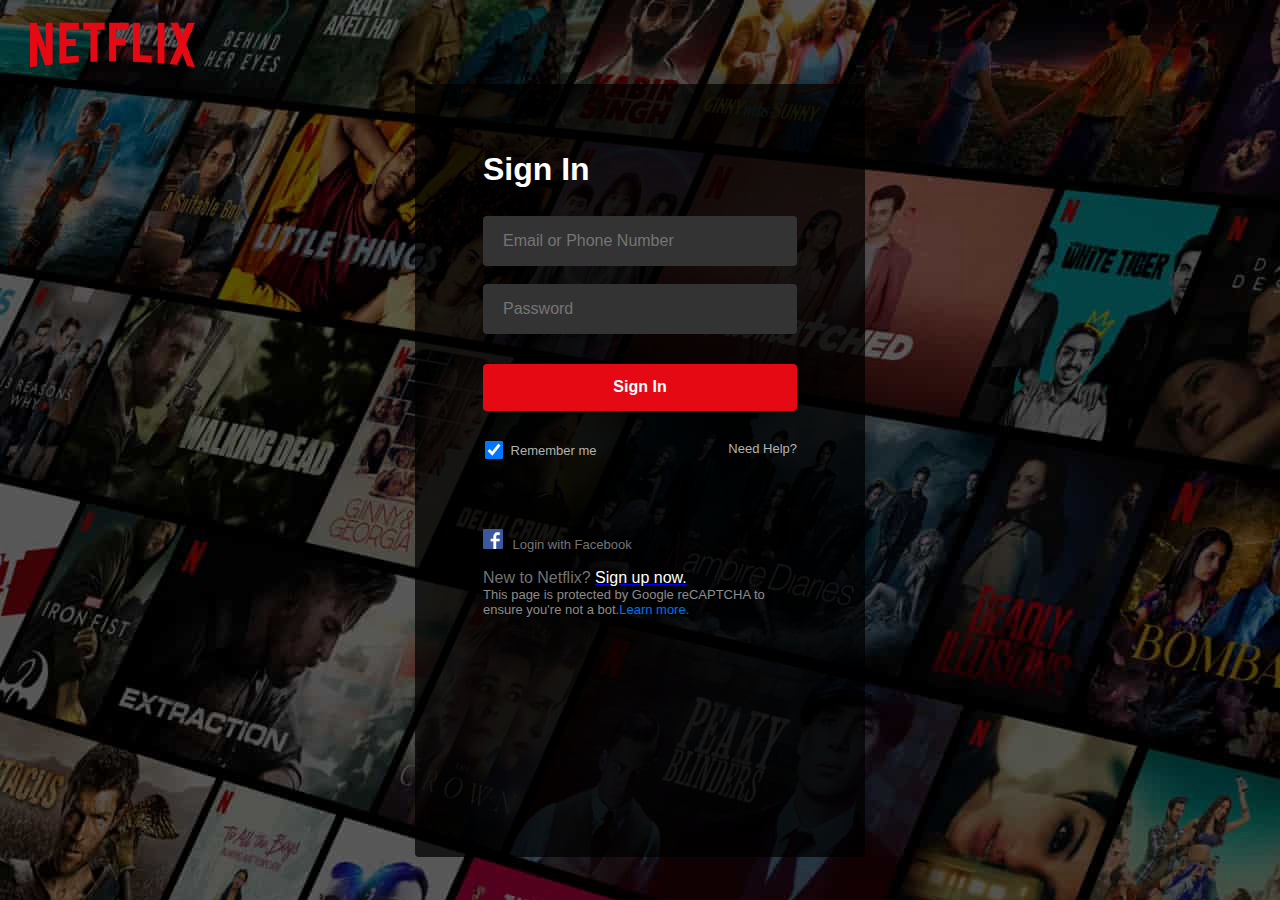
<file: index.html>
<!DOCTYPE html>
<html lang="en">
  <head>
    <meta charset="UTF-8" />
    <meta http-equiv="X-UA-Compatible" content="IE=edge" />
    <meta name="viewport" content="width=device-width, initial-scale=1.0" />
    <title>Netflix India – Watch TV Shows Online, Watch Movies Online</title>
    <link rel="icon" href="./assets/images/icon.png" type="image/icon type" />
    <link rel="stylesheet" type="text/css" href="./assets/css/style.css" />
  </head>

  <body>
    <div class="main-container">
      <!--show top header-->
      <header>
        <svg
          class="netflix-icon"
          viewBox="0 0 111 30"
          class="svg-icon svg-icon-netflix-logo"
          focusable="true"
        >
          <g id="netflix-logo">
            <path
              d="M105.06233,14.2806261 L110.999156,30 C109.249227,29.7497422 107.500234,29.4366857 105.718437,29.1554972 L102.374168,20.4686475 L98.9371075,28.4375293 C97.2499766,28.1563408 95.5928391,28.061674 93.9057081,27.8432843 L99.9372012,14.0931671 L94.4680851,-5.68434189e-14 L99.5313525,-5.68434189e-14 L102.593495,7.87421502 L105.874965,-5.68434189e-14 L110.999156,-5.68434189e-14 L105.06233,14.2806261 Z M90.4686475,-5.68434189e-14 L85.8749649,-5.68434189e-14 L85.8749649,27.2499766 C87.3746368,27.3437061 88.9371075,27.4055675 90.4686475,27.5930265 L90.4686475,-5.68434189e-14 Z M81.9055207,26.93692 C77.7186241,26.6557316 73.5307901,26.4064111 69.250164,26.3117443 L69.250164,-5.68434189e-14 L73.9366389,-5.68434189e-14 L73.9366389,21.8745899 C76.6248008,21.9373887 79.3120255,22.1557784 81.9055207,22.2804387 L81.9055207,26.93692 Z M64.2496954,10.6561065 L64.2496954,15.3435186 L57.8442216,15.3435186 L57.8442216,25.9996251 L53.2186709,25.9996251 L53.2186709,-5.68434189e-14 L66.3436123,-5.68434189e-14 L66.3436123,4.68741213 L57.8442216,4.68741213 L57.8442216,10.6561065 L64.2496954,10.6561065 Z M45.3435186,4.68741213 L45.3435186,26.2498828 C43.7810479,26.2498828 42.1876465,26.2498828 40.6561065,26.3117443 L40.6561065,4.68741213 L35.8121661,4.68741213 L35.8121661,-5.68434189e-14 L50.2183897,-5.68434189e-14 L50.2183897,4.68741213 L45.3435186,4.68741213 Z M30.749836,15.5928391 C28.687787,15.5928391 26.2498828,15.5928391 24.4999531,15.6875059 L24.4999531,22.6562939 C27.2499766,22.4678976 30,22.2495079 32.7809542,22.1557784 L32.7809542,26.6557316 L19.812541,27.6876933 L19.812541,-5.68434189e-14 L32.7809542,-5.68434189e-14 L32.7809542,4.68741213 L24.4999531,4.68741213 L24.4999531,10.9991564 C26.3126816,10.9991564 29.0936358,10.9054269 30.749836,10.9054269 L30.749836,15.5928391 Z M4.78114163,12.9684132 L4.78114163,29.3429562 C3.09401069,29.5313525 1.59340144,29.7497422 0,30 L0,-5.68434189e-14 L4.4690224,-5.68434189e-14 L10.562377,17.0315868 L10.562377,-5.68434189e-14 L15.2497891,-5.68434189e-14 L15.2497891,28.061674 C13.5935889,28.3437998 11.906458,28.4375293 10.1246602,28.6868498 L4.78114163,12.9684132 Z"
              id="Fill-14"
            ></path>
          </g>
        </svg>
      </header>

      <!--show main section part-->
      <section>
        <div class="main-div container">
          <div>
            <h2>Sign In</h2>

            <form id="signup">
              <div>
                <input
                  type="text"
                  name="username"
                  id="uname"
                  placeholder="Email or Phone Number"
                />\
              </div>
              <div>
                <input
                  type="password"
                  name="password"
                  id="pass"
                  placeholder="Password"
                />
              </div>
              <div>
                <button class="submit-btn">Sign In</button>
              </div>

              <div>
                <span>
                  <input
                    type="checkbox"
                    name="remember"
                    class="rem-chk-btn"
                    checked
                  /><span class="rem-chk-txt"> Remember me </span>
                </span>
                <span class="help">Need Help?</span>
              </div>
            </form>
          </div>
          <div class="social-media-div">
            <img src="./assets/images/fbb-icon.png" height="20" width="20" />
            <span class="fb-txt">Login with Facebook</span>
            <div class="new-signup">
              New to Netflix?
              <a href="./signup.html"
                ><span style="color: #fff">Sign up now.</span></a
              >
            </div>
            <div class="recaptcha-dev">
              This page is protected by Google reCAPTCHA to ensure you're not a
              bot.<span style="color: #0071eb">Learn more.</span>
            </div>
          </div>
        </div>
      </section>
    </div>
  </body>
</html>
</file>
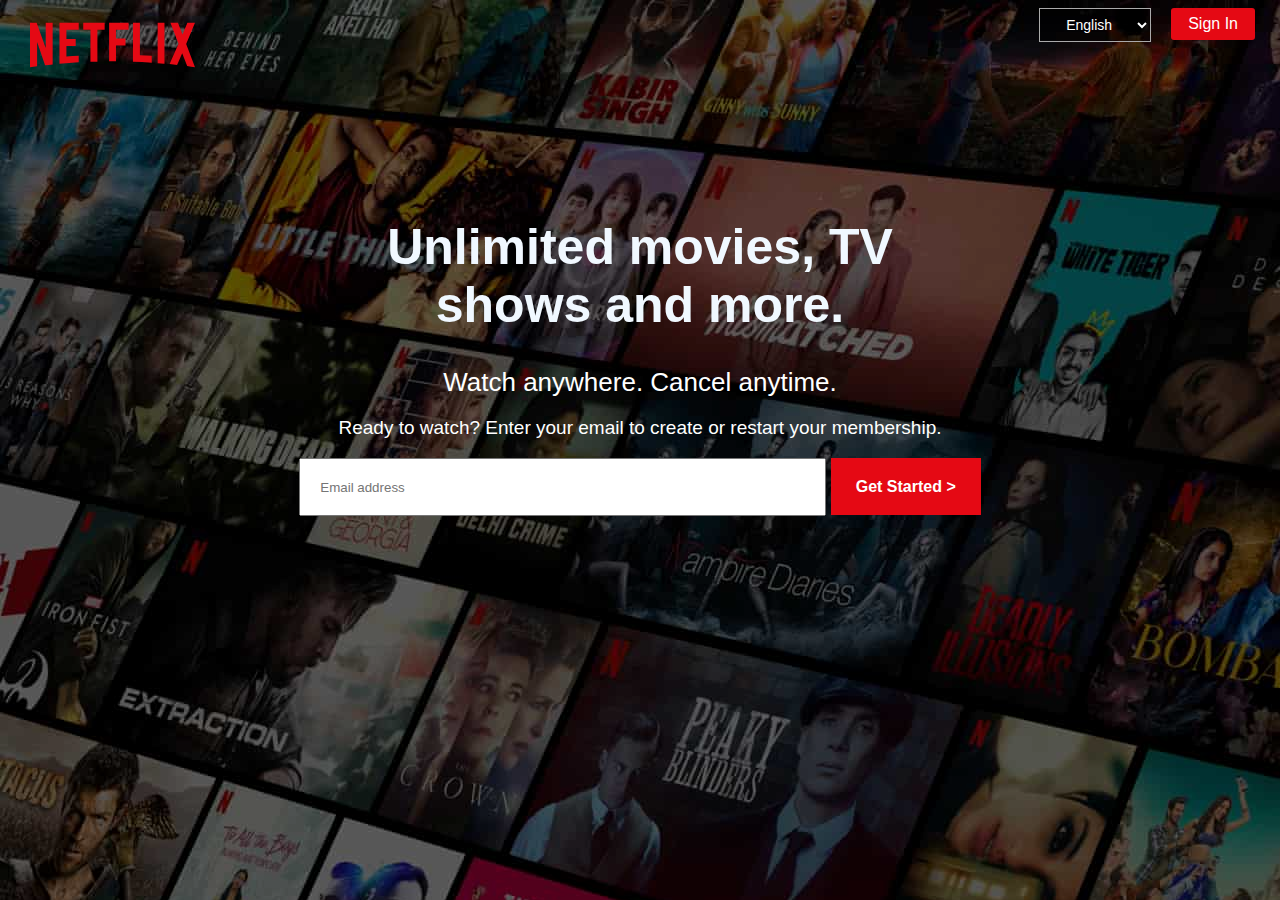
<file: signup.html>
<!DOCTYPE html>
<html lang="en">
  <head>
    <meta charset="UTF-8" />
    <meta http-equiv="X-UA-Compatible" content="IE=edge" />
    <meta name="viewport" content="width=device-width, initial-scale=1.0" />
    <title>Netflix India – Watch TV Shows Online, Watch Movies Online</title>
    <link rel="icon" href="./assets/images/icon.png" type="image/icon type" />
    <link rel="stylesheet" type="text/css" href="./assets/css/style.css" />
  </head>
  <body>
    <div class="main-container trans-height">
      <!--show top header-->
      <header>
        <svg
          class="netflix-icon"
          viewBox="0 0 111 30"
          class="svg-icon svg-icon-netflix-logo"
          focusable="true"
        >
          <g id="netflix-logo">
            <path
              d="M105.06233,14.2806261 L110.999156,30 C109.249227,29.7497422 107.500234,29.4366857 105.718437,29.1554972 L102.374168,20.4686475 L98.9371075,28.4375293 C97.2499766,28.1563408 95.5928391,28.061674 93.9057081,27.8432843 L99.9372012,14.0931671 L94.4680851,-5.68434189e-14 L99.5313525,-5.68434189e-14 L102.593495,7.87421502 L105.874965,-5.68434189e-14 L110.999156,-5.68434189e-14 L105.06233,14.2806261 Z M90.4686475,-5.68434189e-14 L85.8749649,-5.68434189e-14 L85.8749649,27.2499766 C87.3746368,27.3437061 88.9371075,27.4055675 90.4686475,27.5930265 L90.4686475,-5.68434189e-14 Z M81.9055207,26.93692 C77.7186241,26.6557316 73.5307901,26.4064111 69.250164,26.3117443 L69.250164,-5.68434189e-14 L73.9366389,-5.68434189e-14 L73.9366389,21.8745899 C76.6248008,21.9373887 79.3120255,22.1557784 81.9055207,22.2804387 L81.9055207,26.93692 Z M64.2496954,10.6561065 L64.2496954,15.3435186 L57.8442216,15.3435186 L57.8442216,25.9996251 L53.2186709,25.9996251 L53.2186709,-5.68434189e-14 L66.3436123,-5.68434189e-14 L66.3436123,4.68741213 L57.8442216,4.68741213 L57.8442216,10.6561065 L64.2496954,10.6561065 Z M45.3435186,4.68741213 L45.3435186,26.2498828 C43.7810479,26.2498828 42.1876465,26.2498828 40.6561065,26.3117443 L40.6561065,4.68741213 L35.8121661,4.68741213 L35.8121661,-5.68434189e-14 L50.2183897,-5.68434189e-14 L50.2183897,4.68741213 L45.3435186,4.68741213 Z M30.749836,15.5928391 C28.687787,15.5928391 26.2498828,15.5928391 24.4999531,15.6875059 L24.4999531,22.6562939 C27.2499766,22.4678976 30,22.2495079 32.7809542,22.1557784 L32.7809542,26.6557316 L19.812541,27.6876933 L19.812541,-5.68434189e-14 L32.7809542,-5.68434189e-14 L32.7809542,4.68741213 L24.4999531,4.68741213 L24.4999531,10.9991564 C26.3126816,10.9991564 29.0936358,10.9054269 30.749836,10.9054269 L30.749836,15.5928391 Z M4.78114163,12.9684132 L4.78114163,29.3429562 C3.09401069,29.5313525 1.59340144,29.7497422 0,30 L0,-5.68434189e-14 L4.4690224,-5.68434189e-14 L10.562377,17.0315868 L10.562377,-5.68434189e-14 L15.2497891,-5.68434189e-14 L15.2497891,28.061674 C13.5935889,28.3437998 11.906458,28.4375293 10.1246602,28.6868498 L4.78114163,12.9684132 Z"
              id="Fill-14"
            ></path>
          </g>
        </svg>

        <div class="side-button">
          <select
            data-uia="language-picker"
            class="ui-select medium"
            id="undefined-select"
            tabindex="0"
            placeholder="lang-switcher"
          >
            <option
              selected=""
              value="/in/"
              data-language="en"
              data-country="IN"
            >
              English
            </option>
            <option value="/in-hi/" data-language="hi" data-country="IN">
              हिन्दी
            </option>
          </select>

          <a
            href="index.html"
            class="authLinks redButton"
            data-uia="header-login-link"
            >Sign In</a
          >
        </div>
      </header>
      <div class="email-dev">
        <div class="our-story-card-text">
          <h1 id="" class="our-story-card-title" data-uia="hero-title">
            Unlimited movies, TV shows and more.
          </h1>
          <h2
            id=""
            class="our-story-card-subtitle"
            data-uia="our-story-card-subtitle"
          >
            Watch anywhere. Cancel anytime.
          </h2>
          <form class="cta-form email-form" data-uia="email-form" method="GET">
            <h3 class="email-form-title">
              Ready to watch? Enter your email to create or restart your
              membership.
            </h3>
            <div class="email-form-lockup">
              <div
                data-uia="field-email+container"
                class="nfInput nfInputResponsive"
              >
                <div class="nfInputPlacement">
                  <input
                    type="email"
                    name="email"
                    class="nfTextField"
                    id="id_email_hero_fuji"
                    value=""
                    autocomplete="email"
                    maxlength="50"
                    minlength="5"
                    placeholder="Email address"
                  />
                  <button
                    class="btn btn-red nmhp-cta nmhp-cta-extra-large btn-none btn-custom"
                    type="submit"
                    autocomplete="off"
                    tabindex="0"
                    role="link"
                    data-uia="our-story-cta-hero_fuji"
                  >
                    <span id="" class="cta-btn-txt" data-uia=""
                      >Get Started ></span
                    >
                  </button>
                </div>
              </div>
            </div>
          </form>
          <h3
            id=""
            class="our-story-card-disclaimer"
            data-uia="our-story-card-disclaimer"
          ></h3>
        </div>
      </div>
    </div>
  </body>
</html>
</file>
<file: assets/css/style.css>
* {
    font-family: 'Helvetica Neue',Helvetica,Arial,sans-serif;
}

body {
    background-image: url("../images/img1.jpg");
    margin: 0 0 0 0;
  }
  .trans-height {
    height: 100vh;
  }

header .icon {
    font-size: 47px;
    color: #da0101;
    font-weight: bold;
}

h2 {
    color: #fff;
    font-size: 32px;
    font-weight: 700;
    margin-bottom: 28px;
}
.side-button{
    float: right;
}
.ui-select {
    background: rgba(0,0,0,.4);
    border: 1px solid #aaa;
    color: #fff;
    font-size: .875rem;
    padding: .25rem 1.375rem;
    margin: 8px 20px 0px 0px;
    height: 34px;
}

.authLinks.redButton {
    background-color: #e50914;
    line-height: normal;
    padding: 7px 17px;
    font-weight: 400;
    font-size: 1rem;
    float: right;
    margin-right: 25px;
}
.email-form-title{
    color: #fff;
    font-size: 19px;
    font-weight: 400;
}

.nfTextField{
    height: 54px;
    width: 492px;
    padding: 0 12px 0 19px;
}

.our-story-card-text{
    flex-direction: column;
    text-align: -webkit-center;
    width: max-content;
}

.our-story-card-subtitle {
    font-size: 1.625rem;
    margin: 1rem auto;
    font-weight: 400;
}

.our-story-card-title {
    max-width: 640px;
    font-size: 3.125rem;
    color: aliceblue;
}
.email-dev{
    display: flex;
    flex-direction: column;
    align-items: center;
    padding-top: 100px;
}
.authLinks {
    color: #fff;
    -webkit-border-radius: 3px;
    -moz-border-radius: 3px;
    border-radius: 3px;
    margin-top: .5rem;
    text-decoration: none;
}

form input[type="text"],
input[type="password"] {
    background: #333;
    border-radius: 4px;
    border: 0;
    color: #fff;
    height: 50px;
    line-height: 50px;
    padding: 0 20px 0;
    outline-color: currentcolor;
    width: 100%;
    box-sizing: border-box;
    font-size: 16px;
}

.main-div {
    background-color: #000000ba;
    padding: 40px 68px 40px;
}

button {
    font-size: 16px;
    font-weight: 700;
    background: #e50914;
    height: 57px;
    width: 150px;
    max-width: 100%;
    cursor: pointer;
    color: white;
    border: none;
}

.submit-btn{
    font-size: 16px;
    font-weight: 700;
    background: #e50914;
    height: 47px;
    width: 90vw;
    max-width: 100%;
    cursor: pointer;
    color: white;
    border-radius: 4px;
    border: none;
    margin: 30px 0;
}
.rem-chk-txt {
    color: #b3b3b3;
    font-size: 13px;
}

.help {
    float: right;
    color: #b3b3b3;
    font-size: 13px;
}

.rem-chk-btn {
    float: left;
    height: 18px;
    width: 21.6px;
    margin: 0 6px 0 0;
}

.recaptcha-dev{
    color: #8C8C8C;
    font-size: 13px;
}

.container {
    position: relative;
    height: 77vh;
    width: 314px;
    border-radius: 4px;
}

.netflix-icon {
    width: 165px;
    height: 70px;
    fill:#e50914;
    margin: 10px 0 0 30px;
}
.main-container{
    background: #0000008a;
    height: 100vh;
}
.fb-txt{
    color: #737373;
    font-size: 13px;
    cursor: pointer;
    margin: 0 0 0 5px;
}
.social-media-div{
    margin: 70px 0px;
}
.new-signup{
    color: #737373;
    font-size: 16px;
    margin: 16px 0 0 0;
}
section {
    display: flex;
    flex-direction: column;
    align-items: center;
}



@media screen and (max-width: 739px) {
    .container {
        width: 80vw;
        margin: 0;
    }

    body{
        background-color: #333;
        background-image: none;
    }
    
}

@media screen and (max-width: 440px){
    .netflix-icon {
        height: 20px;
        margin: 12px;
        width: 75px;
        padding-top: 12px;
    }

    .container {
        width: 62vw;
        margin: 0;
    }

    body{
        background-color: #333;
        background-image: none;
    }
}
</file>
